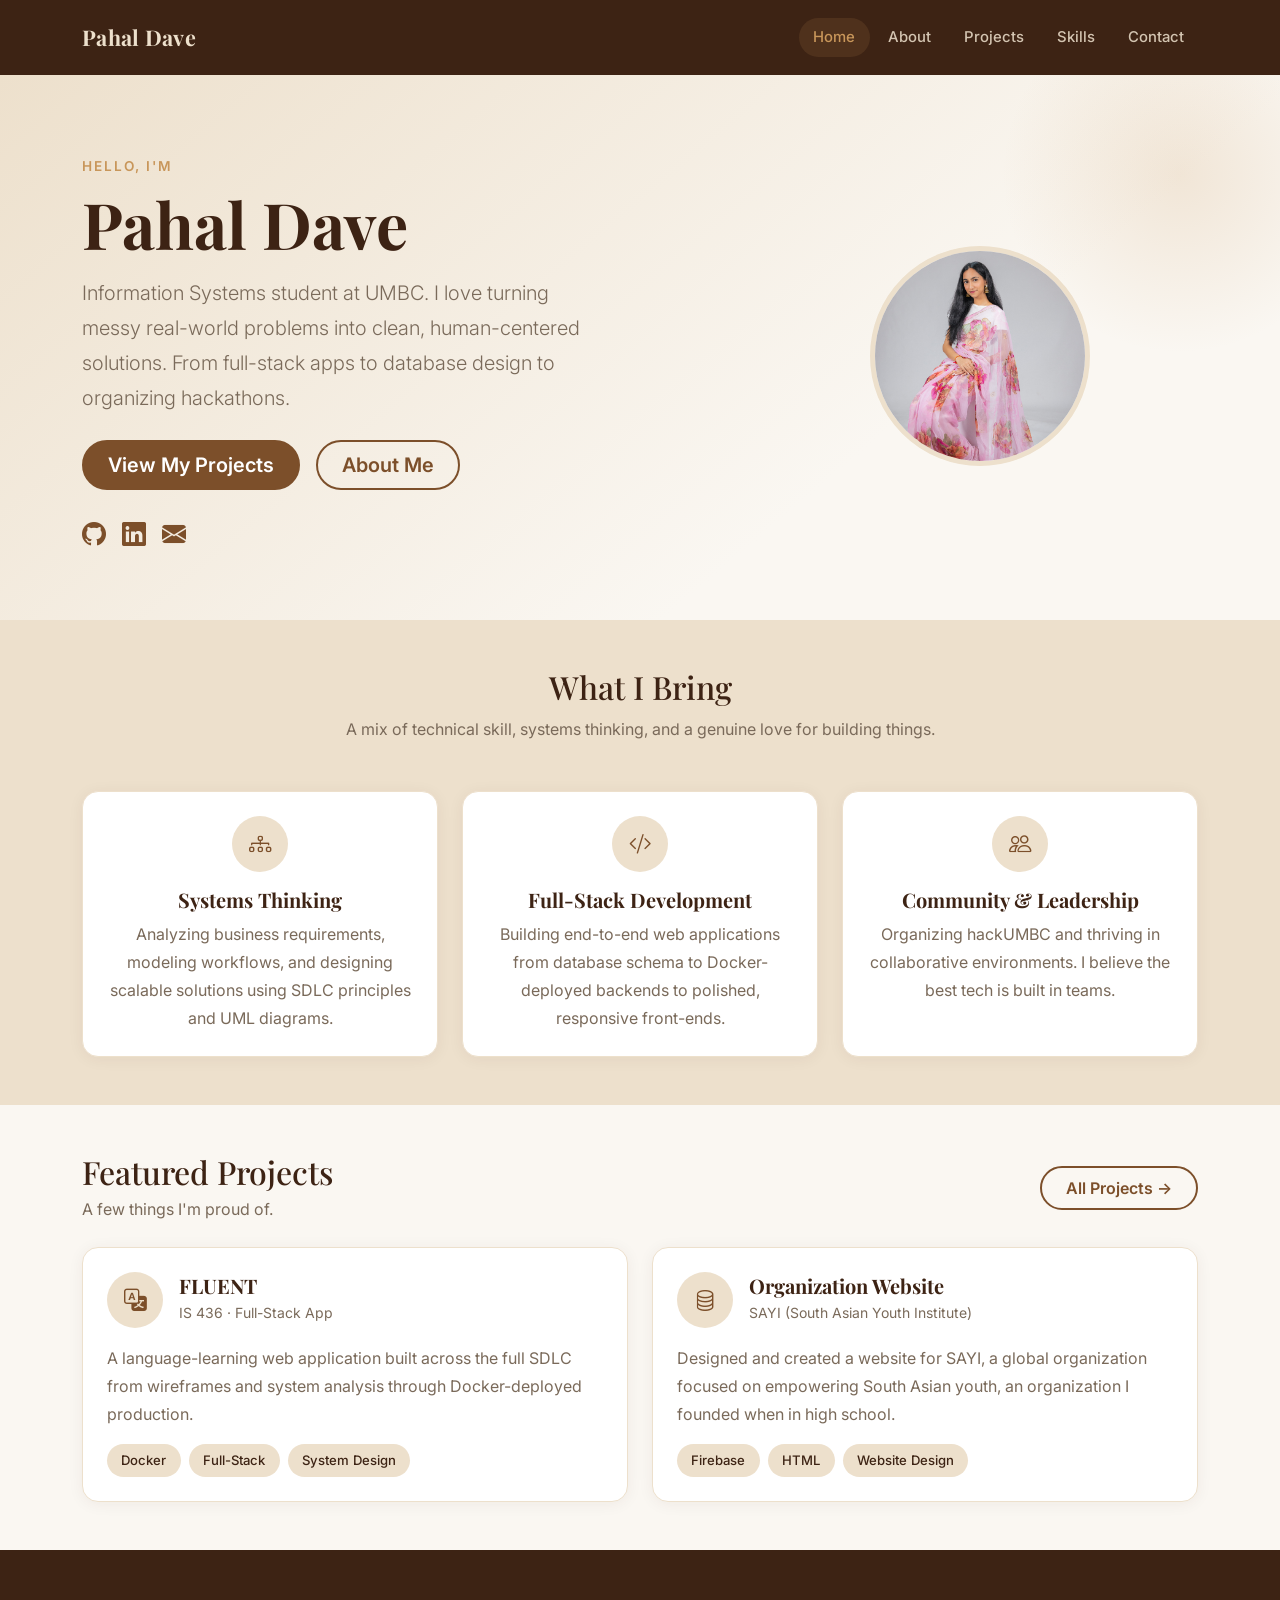
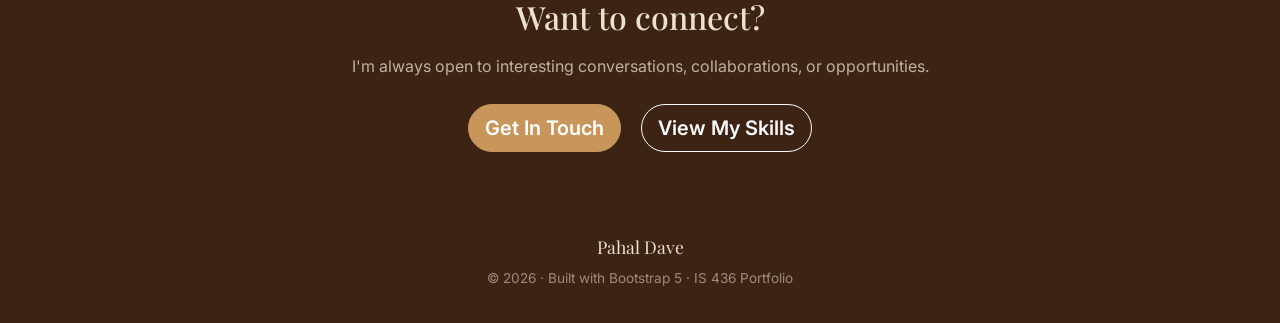
<file: index.html>
<!DOCTYPE html>
<html lang="en">
<head>
  <meta charset="UTF-8" />
  <meta name="viewport" content="width=device-width, initial-scale=1.0" />
  <title>Pahal Dave – Portfolio</title>
  <link href="https://cdn.jsdelivr.net/npm/bootstrap@5.3.3/dist/css/bootstrap.min.css" rel="stylesheet" />
  <link href="https://cdn.jsdelivr.net/npm/bootstrap-icons@1.11.3/font/bootstrap-icons.min.css" rel="stylesheet" />
  <link href="style.css" rel="stylesheet" />
</head>
<body>

  <!-- Navigation -->
  <nav class="navbar navbar-expand-lg navbar-coffee">
    <div class="container">
      <a class="navbar-brand fw-bold" href="index.html">Pahal Dave</a>
      <button class="navbar-toggler" type="button"
              data-bs-toggle="collapse" data-bs-target="#navMenu"
              aria-controls="navMenu" aria-expanded="false" aria-label="Toggle navigation">
        <i class="bi bi-list fs-3" style="color: var(--latte);"></i>
      </button>
      <div class="collapse navbar-collapse" id="navMenu">
        <ul class="navbar-nav ms-auto gap-1">
          <li class="nav-item"><a class="nav-link active" href="index.html">Home</a></li>
          <li class="nav-item"><a class="nav-link" href="about.html">About</a></li>
          <li class="nav-item"><a class="nav-link" href="projects.html">Projects</a></li>
          <li class="nav-item"><a class="nav-link" href="skills.html">Skills</a></li>
          <li class="nav-item"><a class="nav-link" href="contact.html">Contact</a></li>
        </ul>
      </div>
    </div>
  </nav>

  <!-- Hero -->
  <section class="hero-section">
    <div class="container">
      <div class="row align-items-center g-5">
        <div class="col-lg-7">
          <p class="text-caramel fw-semibold mb-2" style="letter-spacing:2px; font-size:0.85rem;">HELLO, I'M</p>
          <h1 class="display-3 fw-bold mb-3" style="line-height:1.15;">Pahal Dave</h1>
          <p class="lead text-warm-muted mb-4" style="max-width:520px;">
            Information Systems student at UMBC. I love turning messy real-world problems into clean,
            human-centered solutions. From full-stack apps to database design to organizing hackathons.
          </p>
          <div class="d-flex flex-wrap gap-3 mb-4">
            <a href="projects.html" class="btn btn-coffee btn-lg">View My Projects</a>
            <a href="about.html" class="btn btn-outline-coffee btn-lg">About Me</a>
          </div>
          <div class="d-flex gap-3">
            <a href="https://github.com/pahal04" target="_blank" class="text-coffee fs-4" aria-label="GitHub">
              <i class="bi bi-github"></i>
            </a>
            <a href="https://www.linkedin.com/in/pahaldave/" target="_blank" class="text-coffee fs-4" aria-label="LinkedIn">
              <i class="bi bi-linkedin"></i>
            </a>
            <a href="mailto:pahalraval2023@gmail.com" class="text-coffee fs-4" aria-label="Email">
              <i class="bi bi-envelope-fill"></i>
            </a>
          </div>
        </div>
        <div class="col-lg-5 text-center d-none d-lg-block">
          <img src="pahal.JPEG" alt="Pahal Dave"
               class="rounded-circle"
               style="width:220px; height:220px; object-fit:cover; border:5px solid var(--latte);">
        </div>
      </div>
    </div>
  </section>

  <!-- What I bring -->
  <section class="py-5 bg-latte">
    <div class="container">
      <h2 class="text-center mb-2">What I Bring</h2>
      <p class="text-center text-warm-muted mb-5">
        A mix of technical skill, systems thinking, and a genuine love for building things.
      </p>
      <div class="row g-4 text-center">
        <div class="col-md-4">
          <div class="card-warm p-4 h-100">
            <div class="icon-circle mx-auto mb-3">
              <i class="bi bi-diagram-3"></i>
            </div>
            <h5 class="fw-bold">Systems Thinking</h5>
            <p class="text-warm-muted mb-0">
              Analyzing business requirements, modeling workflows, and designing scalable solutions
              using SDLC principles and UML diagrams.
            </p>
          </div>
        </div>
        <div class="col-md-4">
          <div class="card-warm p-4 h-100">
            <div class="icon-circle mx-auto mb-3">
              <i class="bi bi-code-slash"></i>
            </div>
            <h5 class="fw-bold">Full-Stack Development</h5>
            <p class="text-warm-muted mb-0">
              Building end-to-end web applications from database schema to Docker-deployed
              backends to polished, responsive front-ends.
            </p>
          </div>
        </div>
        <div class="col-md-4">
          <div class="card-warm p-4 h-100">
            <div class="icon-circle mx-auto mb-3">
              <i class="bi bi-people"></i>
            </div>
            <h5 class="fw-bold">Community & Leadership</h5>
            <p class="text-warm-muted mb-0">
              Organizing hackUMBC and thriving in collaborative environments.
              I believe the best tech is built in teams.
            </p>
          </div>
        </div>
      </div>
    </div>
  </section>

  <!-- Featured projects teaser -->
  <section class="py-5 bg-cream">
    <div class="container">
      <div class="row align-items-center mb-4">
        <div class="col">
          <h2 class="mb-1">Featured Projects</h2>
          <p class="text-warm-muted mb-0">A few things I'm proud of.</p>
        </div>
        <div class="col-auto">
          <a href="projects.html" class="btn btn-outline-coffee">All Projects →</a>
        </div>
      </div>
      <div class="row g-4">
        <div class="col-md-6">
          <div class="card-warm p-4 h-100">
            <div class="d-flex align-items-center mb-3">
              <div class="icon-circle me-3">
                <i class="bi bi-translate"></i>
              </div>
              <div>
                <h5 class="fw-bold mb-0">FLUENT</h5>
                <small class="text-warm-muted">IS 436 · Full-Stack App</small>
              </div>
            </div>
            <p class="text-warm-muted mb-3">
              A language-learning web application built across the full SDLC from wireframes and
              system analysis through Docker-deployed production.
            </p>
            <div class="d-flex flex-wrap gap-2">
              <span class="skill-tag">Docker</span>
              <span class="skill-tag">Full-Stack</span>
              <span class="skill-tag">System Design</span>
            </div>
          </div>
        </div>
        <div class="col-md-6">
          <div class="card-warm p-4 h-100">
            <div class="d-flex align-items-center mb-3">
              <div class="icon-circle me-3">
                <i class="bi bi-database"></i>
              </div>
              <div>
                <h5 class="fw-bold mb-0">Organization Website</h5>
                <small class="text-warm-muted">SAYI (South Asian Youth Institute)</small>
              </div>
            </div>
            <p class="text-warm-muted mb-3">
              Designed and created a website for SAYI, a global organization focused on empowering South Asian youth,
                an organization I founded when in high school. 
            </p>
            <div class="d-flex flex-wrap gap-2">
              <span class="skill-tag">Firebase</span>
              <span class="skill-tag">HTML</span>
              <span class="skill-tag">Website Design</span>
            </div>
          </div>
        </div>
      </div>
    </div>
  </section>

  <!-- CTA -->
  <section class="py-5 bg-espresso text-center">
    <div class="container">
      <h2 style="color: var(--latte);" class="mb-3">Want to connect?</h2>
      <p style="color: rgba(237,224,204,0.75);" class="mb-4">
        I'm always open to interesting conversations, collaborations, or opportunities.
      </p>
      <a href="contact.html" class="btn btn-lg me-3"
         style="background:var(--caramel); border-color:var(--caramel); color:#fff; border-radius:30px; font-weight:600;">
        Get In Touch
      </a>
      <a href="skills.html" class="btn btn-outline-light btn-lg" style="border-radius:30px; font-weight:600;">
        View My Skills
      </a>
    </div>
  </section>

  <!-- Footer -->
  <footer class="text-center">
    <div class="container">
      <p class="mb-1" style="font-family:'Playfair Display', serif; font-size:1.1rem;">Pahal Dave</p>
      <p class="mb-0" style="opacity:0.55; font-size:0.85rem;">&copy; 2026 · Built with Bootstrap 5 · IS 436 Portfolio</p>
    </div>
  </footer>

  <script src="https://cdn.jsdelivr.net/npm/bootstrap@5.3.3/dist/js/bootstrap.bundle.min.js"></script>
</body>
</html>
</file>
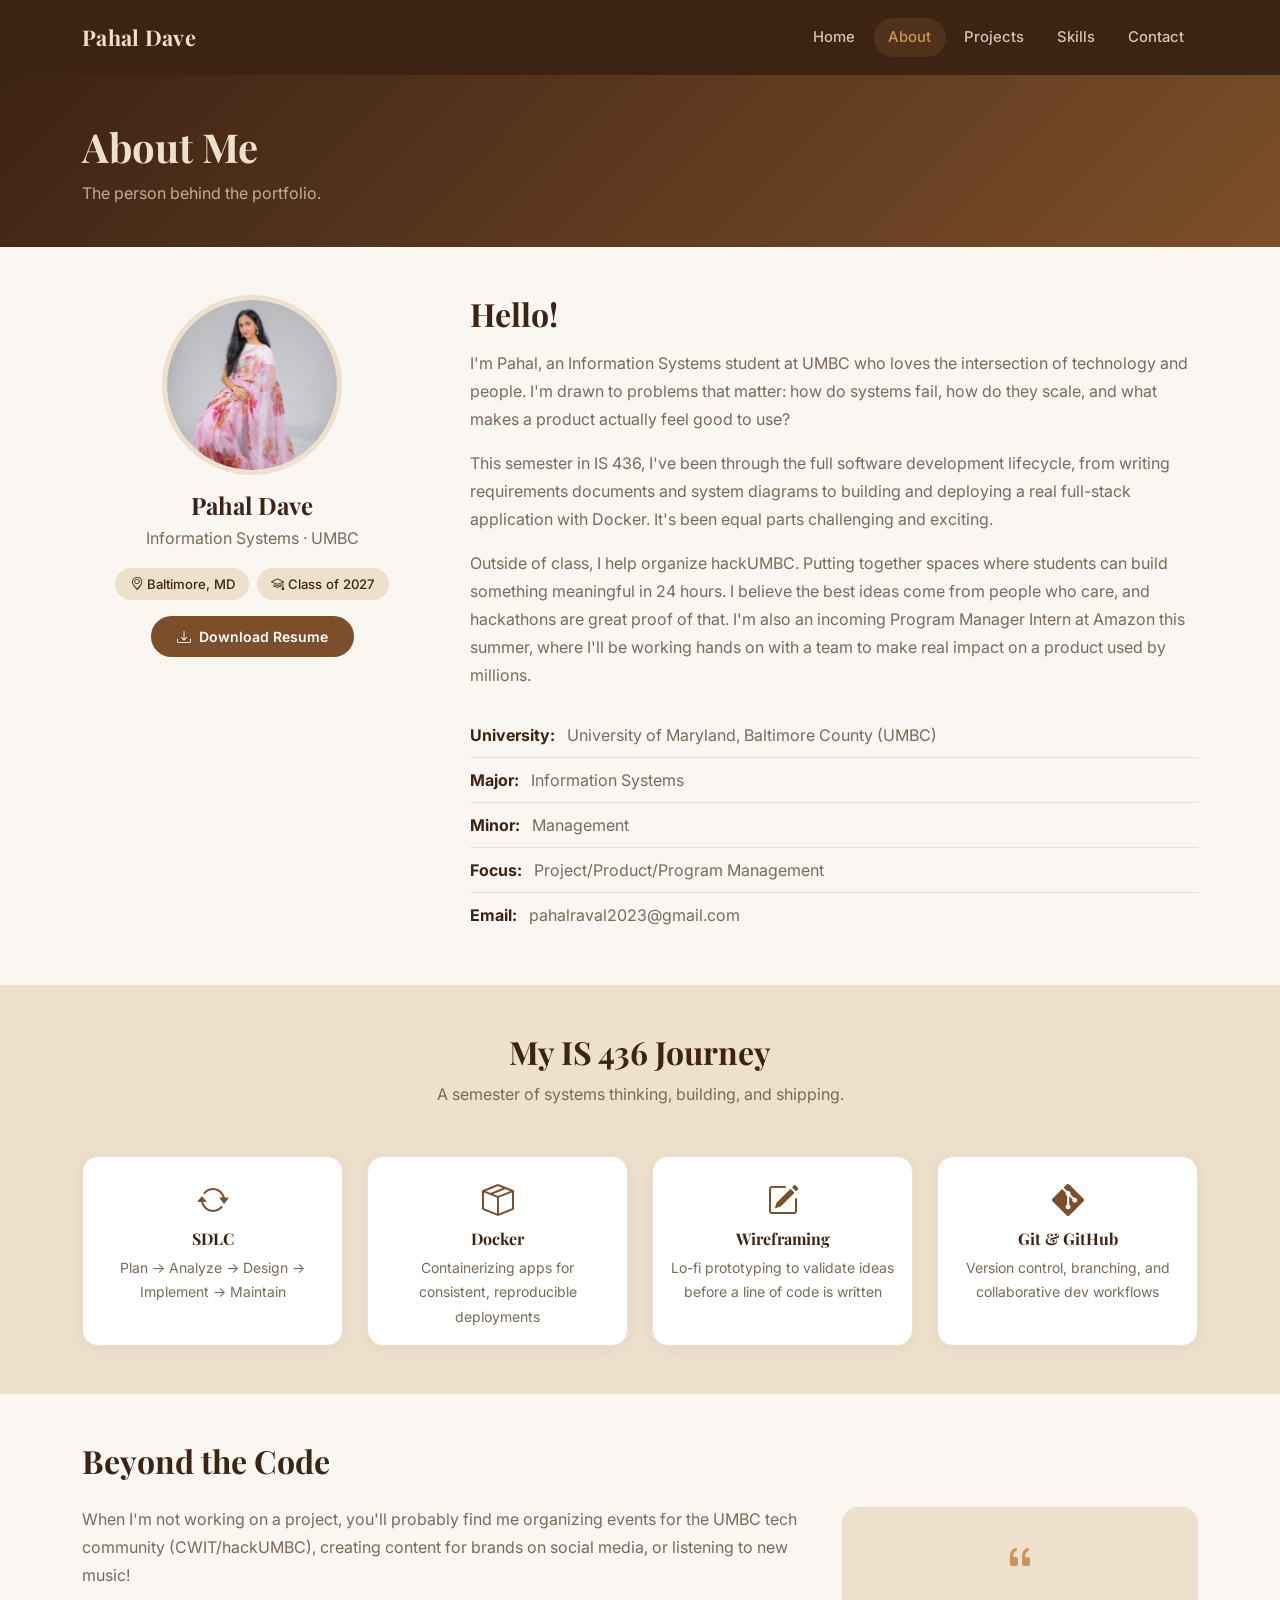
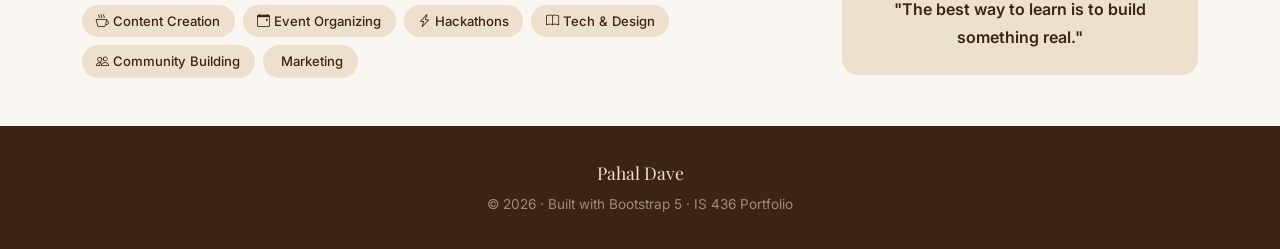
<file: about.html>
<!DOCTYPE html>
<html lang="en">
<head>
  <meta charset="UTF-8" />
  <meta name="viewport" content="width=device-width, initial-scale=1.0" />
  <title>Pahal Dave – About</title>
  <link href="https://cdn.jsdelivr.net/npm/bootstrap@5.3.3/dist/css/bootstrap.min.css" rel="stylesheet" />
  <link href="https://cdn.jsdelivr.net/npm/bootstrap-icons@1.11.3/font/bootstrap-icons.min.css" rel="stylesheet" />
  <link href="style.css" rel="stylesheet" />
</head>
<body>

  <!-- Navigation -->
  <nav class="navbar navbar-expand-lg navbar-coffee">
    <div class="container">
      <a class="navbar-brand fw-bold" href="index.html">Pahal Dave</a>
      <button class="navbar-toggler" type="button"
              data-bs-toggle="collapse" data-bs-target="#navMenu"
              aria-controls="navMenu" aria-expanded="false" aria-label="Toggle navigation">
        <i class="bi bi-list fs-3" style="color: var(--latte);"></i>
      </button>
      <div class="collapse navbar-collapse" id="navMenu">
        <ul class="navbar-nav ms-auto gap-1">
          <li class="nav-item"><a class="nav-link" href="index.html">Home</a></li>
          <li class="nav-item"><a class="nav-link active" href="about.html">About</a></li>
          <li class="nav-item"><a class="nav-link" href="projects.html">Projects</a></li>
          <li class="nav-item"><a class="nav-link" href="skills.html">Skills</a></li>
          <li class="nav-item"><a class="nav-link" href="contact.html">Contact</a></li>
        </ul>
      </div>
    </div>
  </nav>

  <!-- Page Header -->
  <section class="page-header">
    <div class="container">
      <h1 class="fw-bold">About Me</h1>
      <p>The person behind the portfolio.</p>
    </div>
  </section>

  <!-- Bio -->
  <section class="py-5 bg-cream">
    <div class="container">
      <div class="row align-items-start g-5">

        <!-- Profile column -->
        <div class="col-md-4 text-center">
          <img src="pahal.JPEG" alt="Pahal Dave" class="rounded-circle mb-3"
               style="width:180px; height:180px; object-fit:cover; border:5px solid var(--latte);">
          <h4 class="fw-bold mb-1">Pahal Dave</h4>
          <p class="text-warm-muted mb-3">Information Systems · UMBC</p>
          <div class="d-flex flex-wrap justify-content-center gap-2 mb-3">
            <span class="skill-tag"><i class="bi bi-geo-alt me-1"></i>Baltimore, MD</span>
            <span class="skill-tag"><i class="bi bi-mortarboard me-1"></i>Class of 2027</span>
          </div>
          <a href="resume.pdf" target="_blank" class="btn btn-coffee btn-sm">
            <i class="bi bi-download me-2"></i>Download Resume
          </a>
        </div>

        <!-- Text column -->
        <div class="col-md-8">
          <h2 class="fw-bold mb-3">Hello!</h2>
          <p class="text-warm-muted">
            I'm Pahal, an Information Systems student at UMBC who loves the intersection
            of technology and people. I'm drawn to problems that matter: how do systems fail, how
            do they scale, and what makes a product actually feel good to use?
          </p>
          <p class="text-warm-muted">
            This semester in IS 436, I've been through the full software development lifecycle,
            from writing requirements documents and system diagrams to building and deploying a
            real full-stack application with Docker. It's been equal parts challenging and exciting.
          </p>
          <p class="text-warm-muted">
            Outside of class, I help organize hackUMBC. Putting together spaces where students can
            build something meaningful in 24 hours. I believe the best ideas come from people who care,
            and hackathons are great proof of that. I'm also an incoming Program Manager Intern at Amazon
            this summer, where I'll be working hands on with a team to make real impact on a product used by millions.
          </p>

          <ul class="list-group list-group-flush list-warm mt-4">
            <li class="list-group-item">
              <strong class="text-espresso">University:</strong>
              <span class="text-warm-muted ms-2">University of Maryland, Baltimore County (UMBC)</span>
            </li>
            <li class="list-group-item">
              <strong class="text-espresso">Major:</strong>
              <span class="text-warm-muted ms-2">Information Systems</span>
            </li>
            <li class="list-group-item">
              <strong class="text-espresso">Minor:</strong>
              <span class="text-warm-muted ms-2">Management</span>
            </li>
            <li class="list-group-item">
              <strong class="text-espresso">Focus:</strong>
              <span class="text-warm-muted ms-2">Project/Product/Program Management</span>
            </li>
            <li class="list-group-item">
              <strong class="text-espresso">Email:</strong>
              <span class="text-warm-muted ms-2">pahalraval2023@gmail.com</span>
            </li>
          </ul>
        </div>
      </div>
    </div>
  </section>

  <!-- IS 436 Learning Journey -->
  <section class="py-5 bg-latte">
    <div class="container">
      <h2 class="text-center fw-bold mb-2">My IS 436 Journey</h2>
      <p class="text-center text-warm-muted mb-5">A semester of systems thinking, building, and shipping.</p>
      <div class="row g-4">
        <div class="col-sm-6 col-lg-3">
          <div class="card-warm p-3 text-center h-100">
            <i class="bi bi-arrow-repeat text-coffee fs-2 mb-2"></i>
            <h6 class="fw-bold">SDLC</h6>
            <p class="text-warm-muted small mb-0">Plan → Analyze → Design → Implement → Maintain</p>
          </div>
        </div>
        <div class="col-sm-6 col-lg-3">
          <div class="card-warm p-3 text-center h-100">
            <i class="bi bi-box-seam text-coffee fs-2 mb-2"></i>
            <h6 class="fw-bold">Docker</h6>
            <p class="text-warm-muted small mb-0">Containerizing apps for consistent, reproducible deployments</p>
          </div>
        </div>
        <div class="col-sm-6 col-lg-3">
          <div class="card-warm p-3 text-center h-100">
            <i class="bi bi-pencil-square text-coffee fs-2 mb-2"></i>
            <h6 class="fw-bold">Wireframing</h6>
            <p class="text-warm-muted small mb-0">Lo-fi prototyping to validate ideas before a line of code is written</p>
          </div>
        </div>
        <div class="col-sm-6 col-lg-3">
          <div class="card-warm p-3 text-center h-100">
            <i class="bi bi-git text-coffee fs-2 mb-2"></i>
            <h6 class="fw-bold">Git & GitHub</h6>
            <p class="text-warm-muted small mb-0">Version control, branching, and collaborative dev workflows</p>
          </div>
        </div>
      </div>
    </div>
  </section>

  <!-- Beyond the code -->
  <section class="py-5 bg-cream">
    <div class="container">
      <h2 class="fw-bold mb-4">Beyond the Code</h2>
      <div class="row align-items-center g-4">
        <div class="col-md-8">
          <p class="text-warm-muted">
            When I'm not working on a project, you'll probably find me organizing events for the
            UMBC tech community (CWIT/hackUMBC), creating content for brands on social media, or
          listening to new music!
          </p>
          <div class="mt-3 d-flex flex-wrap gap-2">
            <span class="skill-tag"><i class="bi bi-cup-hot me-1"></i>Content Creation</span>
            <span class="skill-tag"><i class="bi bi-calendar-event me-1"></i>Event Organizing</span>
            <span class="skill-tag"><i class="bi bi-lightning-charge me-1"></i>Hackathons</span>
            <span class="skill-tag"><i class="bi bi-book me-1"></i>Tech & Design</span>
            <span class="skill-tag"><i class="bi bi-people me-1"></i>Community Building</span>
            <span class="skill-tag"><i class="bi bi-news me-1"></i>Marketing</span>
          </div>
        </div>
        <div class="col-md-4 text-center">
          <div class="p-4 rounded-4" style="background:var(--latte);">
            <i class="bi bi-quote text-caramel" style="font-size:2rem;"></i>
            <p class="text-espresso fw-semibold mt-2 mb-0">
              "The best way to learn is to build something real."
            </p>
          </div>
        </div>
      </div>
    </div>
  </section>

  <!-- Footer -->
  <footer class="text-center">
    <div class="container">
      <p class="mb-1" style="font-family:'Playfair Display', serif; font-size:1.1rem;">Pahal Dave</p>
      <p class="mb-0" style="opacity:0.55; font-size:0.85rem;">&copy; 2026 · Built with Bootstrap 5 · IS 436 Portfolio</p>
    </div>
  </footer>

  <script src="https://cdn.jsdelivr.net/npm/bootstrap@5.3.3/dist/js/bootstrap.bundle.min.js"></script>
</body>
</html>
</file>
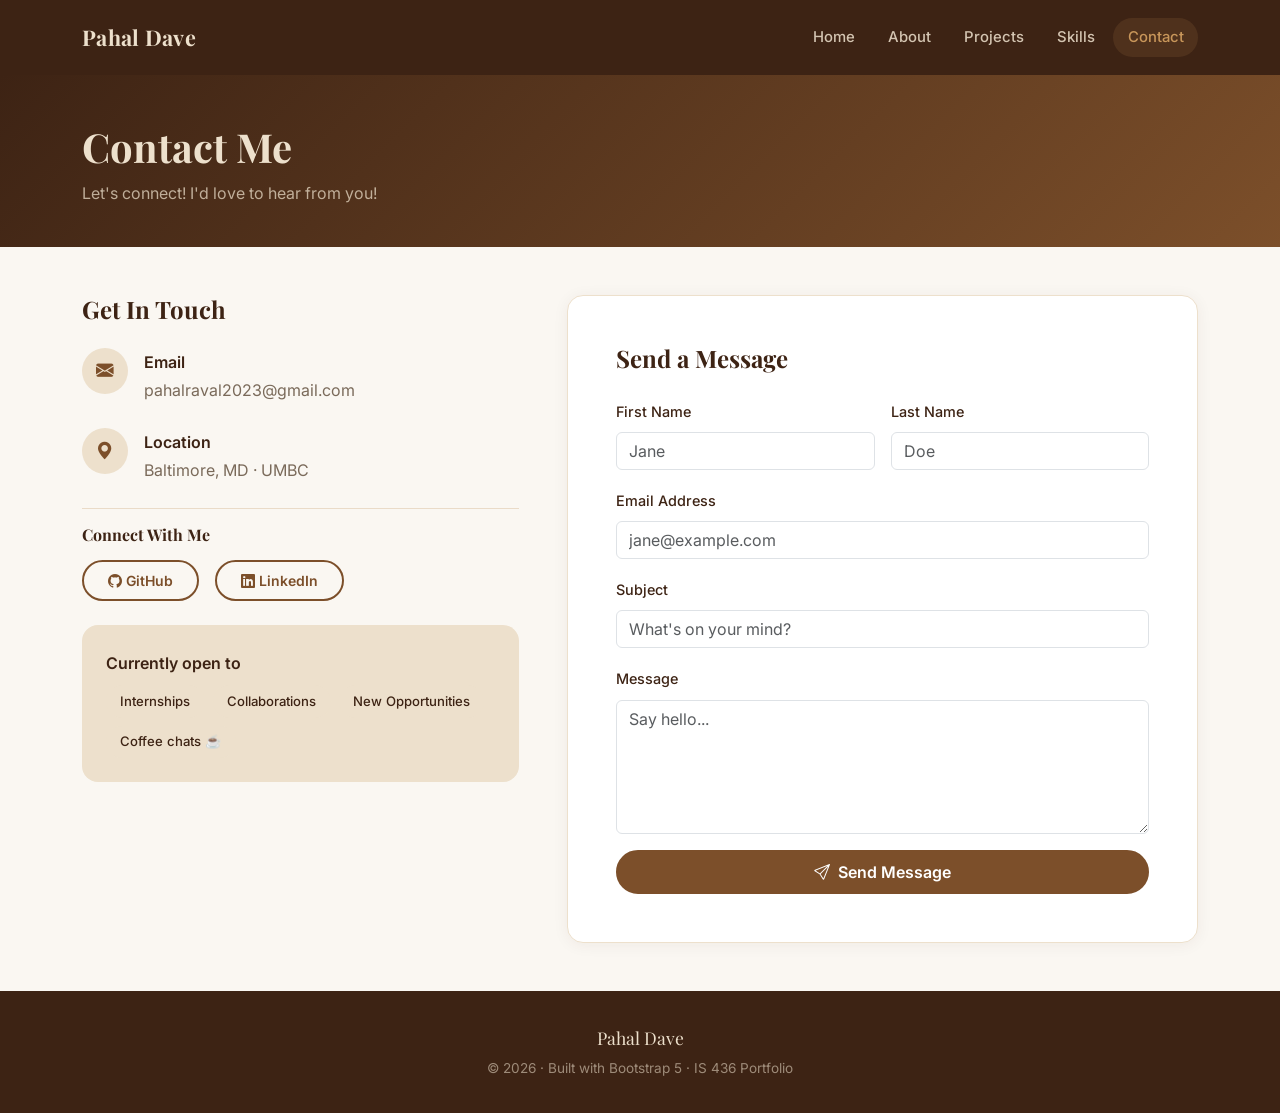
<file: contact.html>
<!DOCTYPE html>
<html lang="en">
<head>
  <meta charset="UTF-8" />
  <meta name="viewport" content="width=device-width, initial-scale=1.0" />
  <title>Pahal Dave – Contact</title>
  <link href="https://cdn.jsdelivr.net/npm/bootstrap@5.3.3/dist/css/bootstrap.min.css" rel="stylesheet" />
  <link href="https://cdn.jsdelivr.net/npm/bootstrap-icons@1.11.3/font/bootstrap-icons.min.css" rel="stylesheet" />
  <link href="style.css" rel="stylesheet" />
</head>
<body>

  <!-- Navigation -->
  <nav class="navbar navbar-expand-lg navbar-coffee">
    <div class="container">
      <a class="navbar-brand fw-bold" href="index.html">Pahal Dave</a>
      <button class="navbar-toggler" type="button"
              data-bs-toggle="collapse" data-bs-target="#navMenu"
              aria-controls="navMenu" aria-expanded="false" aria-label="Toggle navigation">
        <i class="bi bi-list fs-3" style="color: var(--latte);"></i>
      </button>
      <div class="collapse navbar-collapse" id="navMenu">
        <ul class="navbar-nav ms-auto gap-1">
          <li class="nav-item"><a class="nav-link" href="index.html">Home</a></li>
          <li class="nav-item"><a class="nav-link" href="about.html">About</a></li>
          <li class="nav-item"><a class="nav-link" href="projects.html">Projects</a></li>
          <li class="nav-item"><a class="nav-link" href="skills.html">Skills</a></li>
          <li class="nav-item"><a class="nav-link active" href="contact.html">Contact</a></li>
        </ul>
      </div>
    </div>
  </nav>

  <!-- Page Header -->
  <section class="page-header">
    <div class="container">
      <h1 class="fw-bold">Contact Me</h1>
      <p>Let's connect! I'd love to hear from you!</p>
    </div>
  </section>

  <!-- Contact Section -->
  <section class="py-5 bg-cream">
    <div class="container">
      <div class="row g-5">

        <!-- Info panel -->
        <div class="col-md-5">
          <h4 class="fw-bold mb-4">Get In Touch</h4>

          <div class="d-flex align-items-start mb-4">
            <div class="icon-circle me-3" style="width:46px; height:46px; font-size:1.1rem;">
              <i class="bi bi-envelope-fill"></i>
            </div>
            <div>
              <p class="fw-semibold mb-0 text-espresso">Email</p>
              <a href="mailto:pahalraval2023@gmail.com" class="text-warm-muted text-decoration-none">
                pahalraval2023@gmail.com
              </a>
            </div>
          </div>

          <div class="d-flex align-items-start mb-4">
            <div class="icon-circle me-3" style="width:46px; height:46px; font-size:1.1rem;">
              <i class="bi bi-geo-alt-fill"></i>
            </div>
            <div>
              <p class="fw-semibold mb-0 text-espresso">Location</p>
              <p class="text-warm-muted mb-0">Baltimore, MD · UMBC</p>
            </div>
          </div>

          <hr style="border-color: var(--border-warm); opacity:0.45;" />

          <h6 class="fw-bold mb-3 text-espresso">Connect With Me</h6>
          <div class="d-flex gap-3 mb-4">
            <a href="https://github.com/pahal04" target="_blank" class="btn btn-outline-coffee btn-sm">
              <i class="bi bi-github me-1"></i>GitHub
            </a>
            <a href="https://www.linkedin.com/in/pahaldave/" target="_blank" class="btn btn-outline-coffee btn-sm">
              <i class="bi bi-linkedin me-1"></i>LinkedIn
            </a>
          </div>

          <div class="p-4 rounded-4" style="background:var(--latte);">
            <p class="text-espresso fw-semibold mb-2">Currently open to</p>
            <div class="d-flex flex-wrap gap-2">
              <span class="skill-tag">Internships</span>
              <span class="skill-tag">Collaborations</span>
              <span class="skill-tag">New Opportunities</span>
              <span class="skill-tag">Coffee chats ☕</span>
            </div>
          </div>
        </div>

        <!-- Form -->
        <div class="col-md-7">
          <div class="card-warm p-4 p-md-5">
            <h4 class="fw-bold mb-4">Send a Message</h4>
            <form novalidate>
              <div class="row g-3">
                <div class="col-sm-6">
                  <label class="form-label" for="firstName">First Name</label>
                  <input id="firstName" type="text" class="form-control" placeholder="Jane" required />
                </div>
                <div class="col-sm-6">
                  <label class="form-label" for="lastName">Last Name</label>
                  <input id="lastName" type="text" class="form-control" placeholder="Doe" required />
                </div>
                <div class="col-12">
                  <label class="form-label" for="email">Email Address</label>
                  <input id="email" type="email" class="form-control" placeholder="jane@example.com" required />
                </div>
                <div class="col-12">
                  <label class="form-label" for="subject">Subject</label>
                  <input id="subject" type="text" class="form-control" placeholder="What's on your mind?" />
                </div>
                <div class="col-12">
                  <label class="form-label" for="message">Message</label>
                  <textarea id="message" class="form-control" rows="5" placeholder="Say hello..."></textarea>
                </div>
                <div class="col-12">
                  <button type="submit" class="btn btn-coffee w-100 py-2">
                    <i class="bi bi-send me-2"></i>Send Message
                  </button>
                </div>
              </div>
            </form>
          </div>
        </div>

      </div>
    </div>
  </section>

  <!-- Footer -->
  <footer class="text-center">
    <div class="container">
      <p class="mb-1" style="font-family:'Playfair Display', serif; font-size:1.1rem;">Pahal Dave</p>
      <p class="mb-0" style="opacity:0.55; font-size:0.85rem;">&copy; 2026 · Built with Bootstrap 5 · IS 436 Portfolio</p>
    </div>
  </footer>

  <script src="https://cdn.jsdelivr.net/npm/bootstrap@5.3.3/dist/js/bootstrap.bundle.min.js"></script>
</body>
</html>
</file>
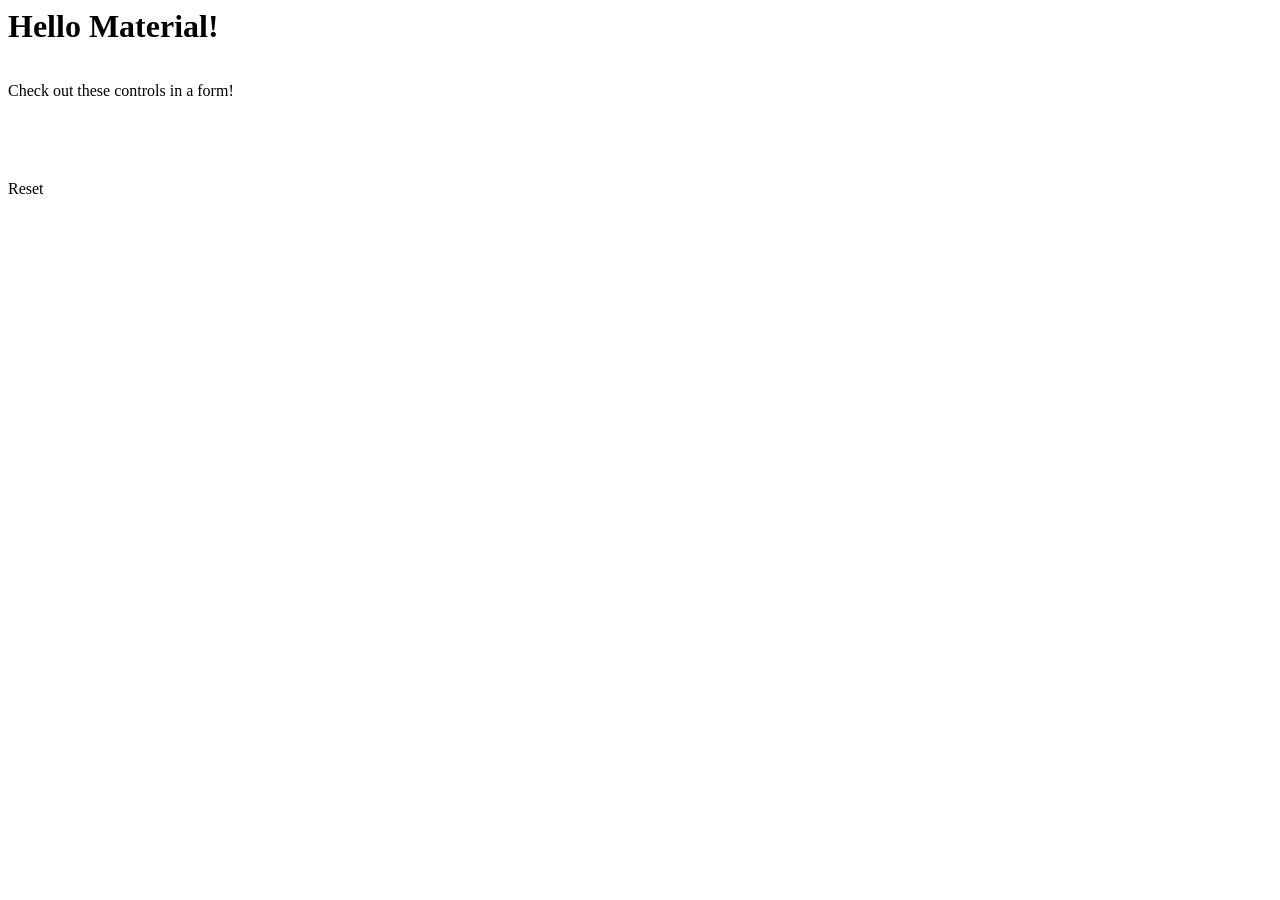
<file: mdesign.html>
<head>
  <link href="https://fonts.googleapis.com/css2?family=Roboto:wght@400;500;700&display=swap" rel="stylesheet">
  <script type="importmap">
    {
      "imports": {
        "@material/web/": "https://esm.run/@material/web/"
      }
    }
  </script>
  <script type="module">
    import '@material/web/all.js';
    import {styles as typescaleStyles} from '@material/web/typography/md-typescale-styles.js';

    document.adoptedStyleSheets.push(typescaleStyles.styleSheet);
  </script>
</head>
<body>
  <h1 class="md-typescale-display-medium">Hello Material!</h1>
  <form>
    <p class="md-typescale-body-medium">Check out these controls in a form!</p>
    <md-checkbox></md-checkbox>
    <div>
      <md-radio name="group"></md-radio>
      <md-radio name="group"></md-radio>
      <md-radio name="group"></md-radio>
    </div>

    <md-outlined-text-field label="Favorite color" value="Purple"></md-outlined-text-field>

    <md-outlined-button type="reset">Reset</md-outlined-button>
  </form>
  <style>
    form {
      display: flex;
      flex-direction: column;
      align-items: flex-start;
      gap: 16px;
    }
  </style>
</body>
</file>
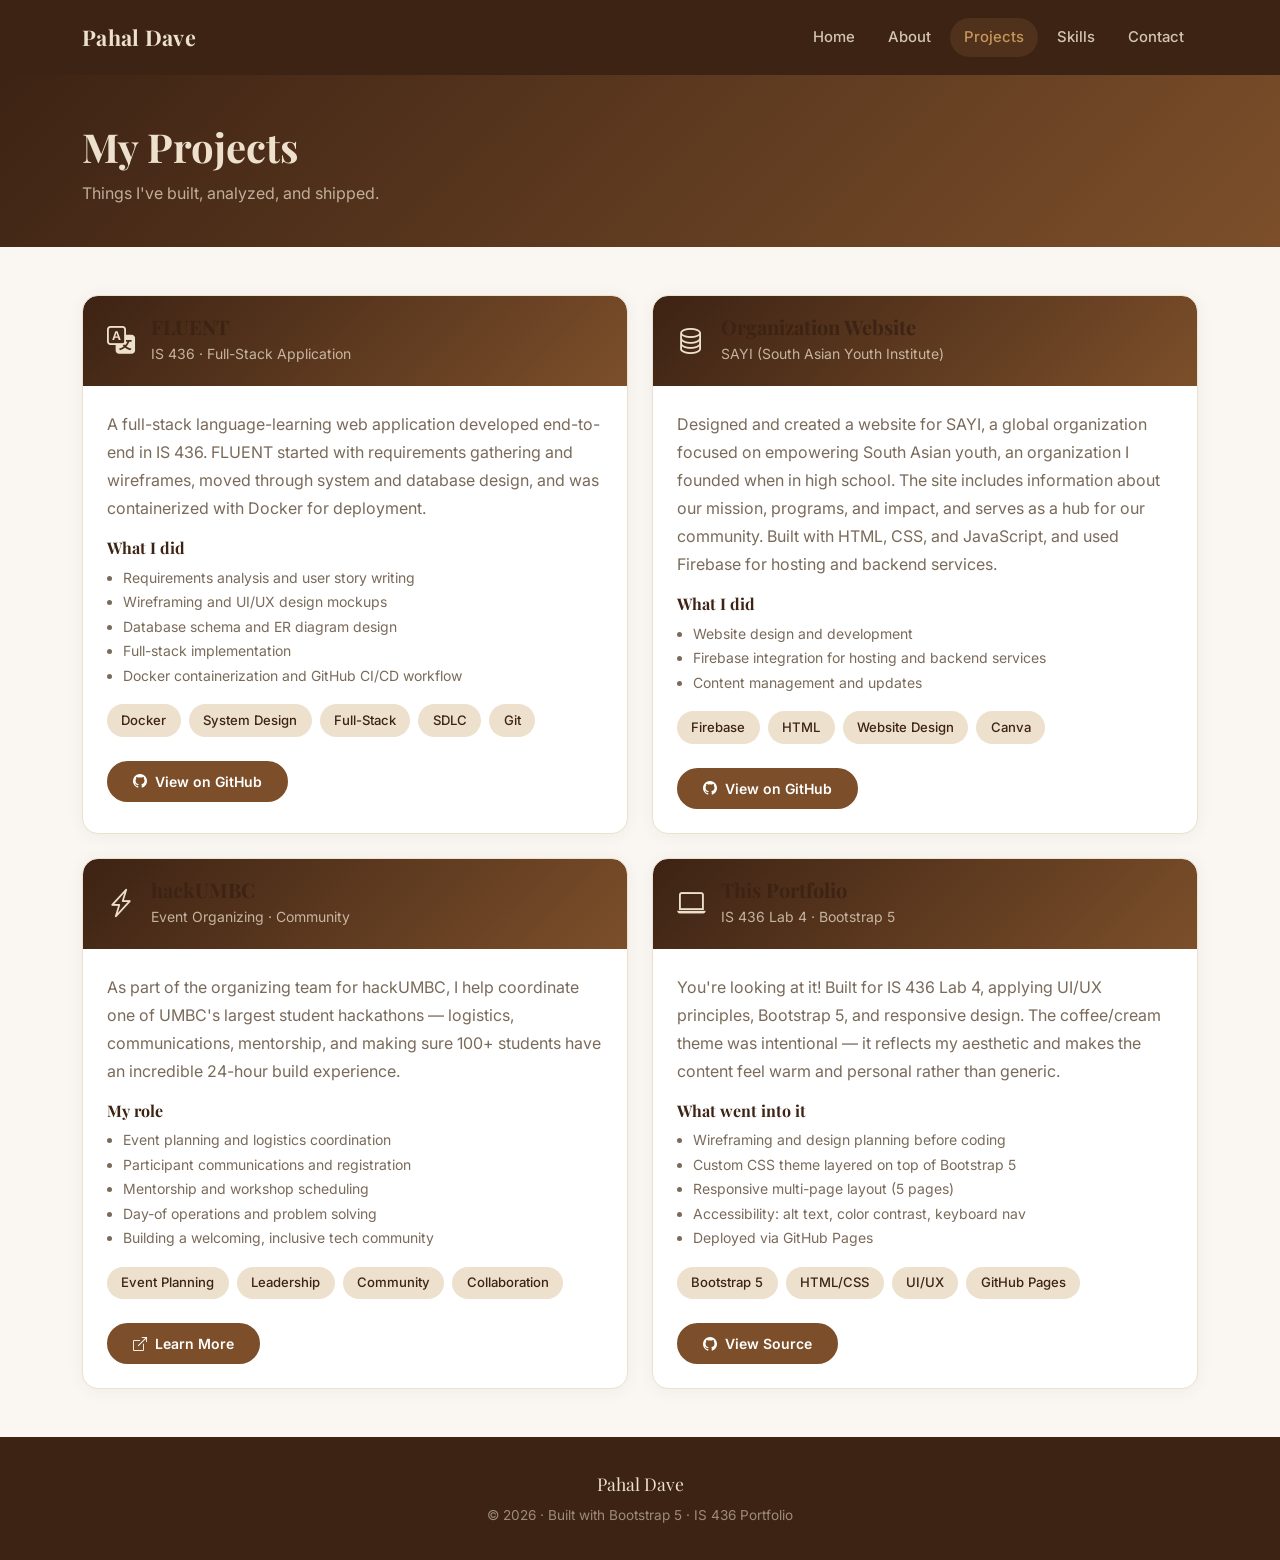
<file: projects.html>
<!DOCTYPE html>
<html lang="en">
<head>
  <meta charset="UTF-8" />
  <meta name="viewport" content="width=device-width, initial-scale=1.0" />
  <title>Pahal Dave – Projects</title>
  <link href="https://cdn.jsdelivr.net/npm/bootstrap@5.3.3/dist/css/bootstrap.min.css" rel="stylesheet" />
  <link href="https://cdn.jsdelivr.net/npm/bootstrap-icons@1.11.3/font/bootstrap-icons.min.css" rel="stylesheet" />
  <link href="style.css" rel="stylesheet" />
</head>
<body>

  <!-- Navigation -->
  <nav class="navbar navbar-expand-lg navbar-coffee">
    <div class="container">
      <a class="navbar-brand fw-bold" href="index.html">Pahal Dave</a>
      <button class="navbar-toggler" type="button"
              data-bs-toggle="collapse" data-bs-target="#navMenu"
              aria-controls="navMenu" aria-expanded="false" aria-label="Toggle navigation">
        <i class="bi bi-list fs-3" style="color: var(--latte);"></i>
      </button>
      <div class="collapse navbar-collapse" id="navMenu">
        <ul class="navbar-nav ms-auto gap-1">
          <li class="nav-item"><a class="nav-link" href="index.html">Home</a></li>
          <li class="nav-item"><a class="nav-link" href="about.html">About</a></li>
          <li class="nav-item"><a class="nav-link active" href="projects.html">Projects</a></li>
          <li class="nav-item"><a class="nav-link" href="skills.html">Skills</a></li>
          <li class="nav-item"><a class="nav-link" href="contact.html">Contact</a></li>
        </ul>
      </div>
    </div>
  </nav>

  <!-- Page Header -->
  <section class="page-header">
    <div class="container">
      <h1 class="fw-bold">My Projects</h1>
      <p>Things I've built, analyzed, and shipped.</p>
    </div>
  </section>

  <!-- Projects Grid -->
  <section class="py-5 bg-cream">
    <div class="container">
      <div class="row g-4">

        <!-- FLUENT -->
        <div class="col-md-6">
          <div class="card-warm h-100 overflow-hidden">
            <div class="card-header-coffee d-flex align-items-center">
              <i class="bi bi-translate fs-3 me-3"></i>
              <div>
                <h5 class="mb-0 fw-bold">FLUENT</h5>
                <small>IS 436 · Full-Stack Application</small>
              </div>
            </div>
            <div class="p-4">
              <p class="text-warm-muted">
                A full-stack language-learning web application developed end-to-end in IS 436.
                FLUENT started with requirements gathering and wireframes, moved through system
                and database design, and was containerized with Docker for deployment.
              </p>
              <h6 class="text-espresso fw-bold mt-3 mb-2">What I did</h6>
              <ul class="text-warm-muted small ps-3 mb-3">
                <li>Requirements analysis and user story writing</li>
                <li>Wireframing and UI/UX design mockups</li>
                <li>Database schema and ER diagram design</li>
                <li>Full-stack implementation</li>
                <li>Docker containerization and GitHub CI/CD workflow</li>
              </ul>
              <div class="d-flex flex-wrap gap-2">
                <span class="skill-tag">Docker</span>
                <span class="skill-tag">System Design</span>
                <span class="skill-tag">Full-Stack</span>
                <span class="skill-tag">SDLC</span>
                <span class="skill-tag">Git</span>
              </div>
            </div>
            <div class="px-4 pb-4">
              <a href="https://github.com/pahalraval" target="_blank" class="btn btn-coffee btn-sm">
                <i class="bi bi-github me-2"></i>View on GitHub
              </a>
            </div>
          </div>
        </div>

        <!-- SAYI Website -->
        <div class="col-md-6">
          <div class="card-warm h-100 overflow-hidden">
            <div class="card-header-coffee d-flex align-items-center">
              <i class="bi bi-database fs-3 me-3"></i>
              <div>
                <h5 class="mb-0 fw-bold">Organization Website</h5>
                <small>SAYI (South Asian Youth Institute)</small>
              </div>
            </div>
            <div class="p-4">
              <p class="text-warm-muted">
                Designed and created a website for SAYI, a global organization focused on empowering South Asian youth,
                an organization I founded when in high school. The site includes information about our mission, programs,
                and impact, and serves as a hub for our community. Built with HTML, CSS, and JavaScript,
                and used Firebase for hosting and backend services.
              </p>
              <h6 class="text-espresso fw-bold mt-3 mb-2">What I did</h6>
              <ul class="text-warm-muted small ps-3 mb-3">
                <li>Website design and development</li>
                <li>Firebase integration for hosting and backend services</li>
                <li>Content management and updates</li>
              </ul>
              <div class="d-flex flex-wrap gap-2">
                <span class="skill-tag">Firebase</span>
                <span class="skill-tag">HTML</span>
                <span class="skill-tag">Website Design</span>
                <span class="skill-tag">Canva</span>
              </div>
            </div>
            <div class="px-4 pb-4">
              <a href="https://github.com/pahal04/SAYI" target="_blank" class="btn btn-coffee btn-sm">
                <i class="bi bi-github me-2"></i>View on GitHub
              </a>
            </div>
          </div>
        </div>

        <!-- hackUMBC -->
        <div class="col-md-6">
          <div class="card-warm h-100 overflow-hidden">
            <div class="card-header-coffee d-flex align-items-center">
              <i class="bi bi-lightning-charge fs-3 me-3"></i>
              <div>
                <h5 class="mb-0 fw-bold">hackUMBC</h5>
                <small>Event Organizing · Community</small>
              </div>
            </div>
            <div class="p-4">
              <p class="text-warm-muted">
                As part of the organizing team for hackUMBC, I help coordinate one of UMBC's
                largest student hackathons — logistics, communications, mentorship, and making
                sure 100+ students have an incredible 24-hour build experience.
              </p>
              <h6 class="text-espresso fw-bold mt-3 mb-2">My role</h6>
              <ul class="text-warm-muted small ps-3 mb-3">
                <li>Event planning and logistics coordination</li>
                <li>Participant communications and registration</li>
                <li>Mentorship and workshop scheduling</li>
                <li>Day-of operations and problem solving</li>
                <li>Building a welcoming, inclusive tech community</li>
              </ul>
              <div class="d-flex flex-wrap gap-2">
                <span class="skill-tag">Event Planning</span>
                <span class="skill-tag">Leadership</span>
                <span class="skill-tag">Community</span>
                <span class="skill-tag">Collaboration</span>
              </div>
            </div>
            <div class="px-4 pb-4">
              <a href="#" class="btn btn-coffee btn-sm">
                <i class="bi bi-box-arrow-up-right me-2"></i>Learn More
              </a>
            </div>
          </div>
        </div>

        <!-- This Portfolio -->
        <div class="col-md-6">
          <div class="card-warm h-100 overflow-hidden">
            <div class="card-header-coffee d-flex align-items-center">
              <i class="bi bi-laptop fs-3 me-3"></i>
              <div>
                <h5 class="mb-0 fw-bold">This Portfolio</h5>
                <small>IS 436 Lab 4 · Bootstrap 5</small>
              </div>
            </div>
            <div class="p-4">
              <p class="text-warm-muted">
                You're looking at it! Built for IS 436 Lab 4, applying UI/UX principles, Bootstrap 5,
                and responsive design. The coffee/cream theme was intentional — it reflects my aesthetic
                and makes the content feel warm and personal rather than generic.
              </p>
              <h6 class="text-espresso fw-bold mt-3 mb-2">What went into it</h6>
              <ul class="text-warm-muted small ps-3 mb-3">
                <li>Wireframing and design planning before coding</li>
                <li>Custom CSS theme layered on top of Bootstrap 5</li>
                <li>Responsive multi-page layout (5 pages)</li>
                <li>Accessibility: alt text, color contrast, keyboard nav</li>
                <li>Deployed via GitHub Pages</li>
              </ul>
              <div class="d-flex flex-wrap gap-2">
                <span class="skill-tag">Bootstrap 5</span>
                <span class="skill-tag">HTML/CSS</span>
                <span class="skill-tag">UI/UX</span>
                <span class="skill-tag">GitHub Pages</span>
              </div>
            </div>
            <div class="px-4 pb-4">
              <a href="https://github.com/pahalraval/is436-portfolio" target="_blank" class="btn btn-coffee btn-sm">
                <i class="bi bi-github me-2"></i>View Source
              </a>
            </div>
          </div>
        </div>

      </div>
    </div>
  </section>

  <!-- Footer -->
  <footer class="text-center">
    <div class="container">
      <p class="mb-1" style="font-family:'Playfair Display', serif; font-size:1.1rem;">Pahal Dave</p>
      <p class="mb-0" style="opacity:0.55; font-size:0.85rem;">&copy; 2026 · Built with Bootstrap 5 · IS 436 Portfolio</p>
    </div>
  </footer>

  <script src="https://cdn.jsdelivr.net/npm/bootstrap@5.3.3/dist/js/bootstrap.bundle.min.js"></script>
</body>
</html>
</file>
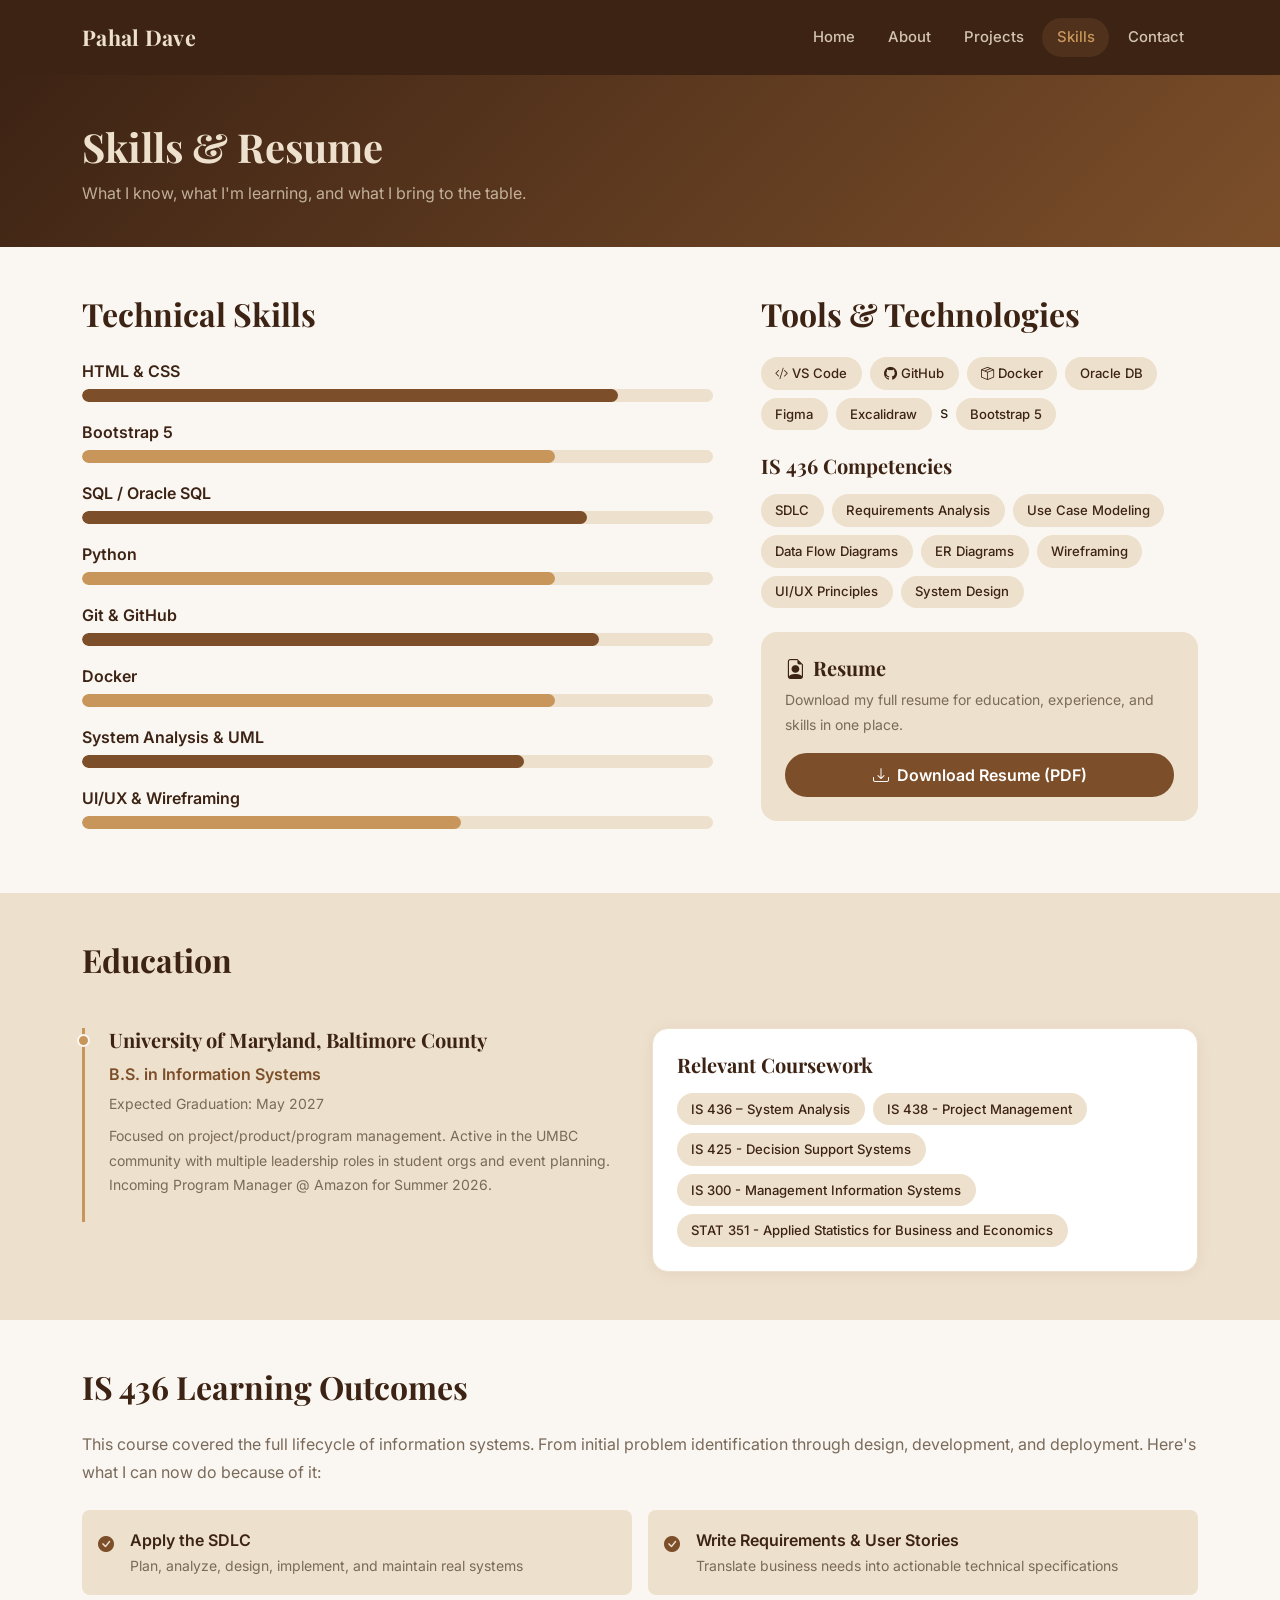
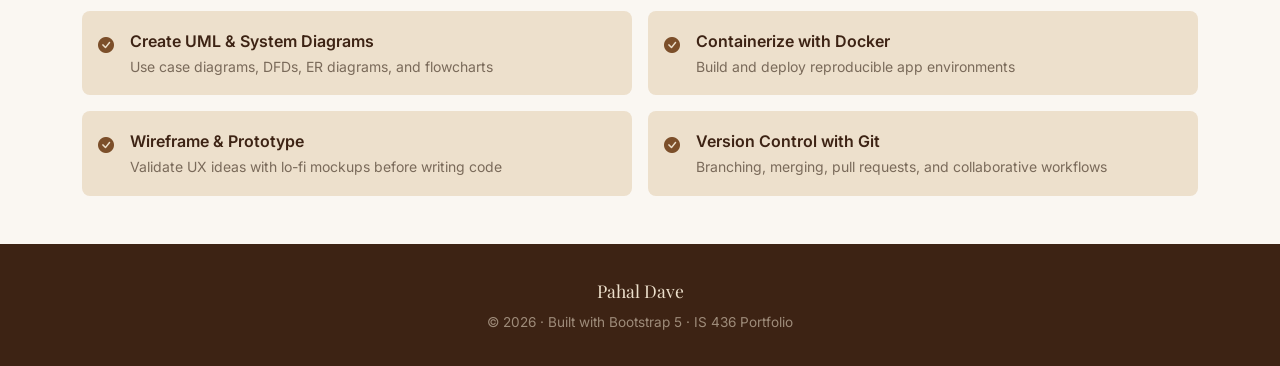
<file: skills.html>
<!DOCTYPE html>
<html lang="en">
<head>
  <meta charset="UTF-8" />
  <meta name="viewport" content="width=device-width, initial-scale=1.0" />
  <title>Pahal Dave – Skills & Resume</title>
  <link href="https://cdn.jsdelivr.net/npm/bootstrap@5.3.3/dist/css/bootstrap.min.css" rel="stylesheet" />
  <link href="https://cdn.jsdelivr.net/npm/bootstrap-icons@1.11.3/font/bootstrap-icons.min.css" rel="stylesheet" />
  <link href="style.css" rel="stylesheet" />
</head>
<body>

  <!-- Navigation -->
  <nav class="navbar navbar-expand-lg navbar-coffee">
    <div class="container">
      <a class="navbar-brand fw-bold" href="index.html">Pahal Dave</a>
      <button class="navbar-toggler" type="button"
              data-bs-toggle="collapse" data-bs-target="#navMenu"
              aria-controls="navMenu" aria-expanded="false" aria-label="Toggle navigation">
        <i class="bi bi-list fs-3" style="color: var(--latte);"></i>
      </button>
      <div class="collapse navbar-collapse" id="navMenu">
        <ul class="navbar-nav ms-auto gap-1">
          <li class="nav-item"><a class="nav-link" href="index.html">Home</a></li>
          <li class="nav-item"><a class="nav-link" href="about.html">About</a></li>
          <li class="nav-item"><a class="nav-link" href="projects.html">Projects</a></li>
          <li class="nav-item"><a class="nav-link active" href="skills.html">Skills</a></li>
          <li class="nav-item"><a class="nav-link" href="contact.html">Contact</a></li>
        </ul>
      </div>
    </div>
  </nav>

  <!-- Page Header -->
  <section class="page-header">
    <div class="container">
      <h1 class="fw-bold">Skills & Resume</h1>
      <p>What I know, what I'm learning, and what I bring to the table.</p>
    </div>
  </section>

  <!-- Skills -->
  <section class="py-5 bg-cream">
    <div class="container">
      <div class="row g-5">

        <!-- Skill bars -->
        <div class="col-md-7">
          <h2 class="fw-bold mb-4">Technical Skills</h2>

          <p class="mb-1 fw-semibold text-espresso">HTML & CSS</p>
          <div class="progress mb-3" style="height:13px;">
            <div class="progress-bar progress-bar-coffee rounded-pill" style="width:85%"></div>
          </div>

          <p class="mb-1 fw-semibold text-espresso">Bootstrap 5</p>
          <div class="progress mb-3" style="height:13px;">
            <div class="progress-bar progress-bar-caramel rounded-pill" style="width:75%"></div>
          </div>

          <p class="mb-1 fw-semibold text-espresso">SQL / Oracle SQL</p>
          <div class="progress mb-3" style="height:13px;">
            <div class="progress-bar progress-bar-coffee rounded-pill" style="width:80%"></div>
          </div>

          <p class="mb-1 fw-semibold text-espresso">Python</p>
          <div class="progress mb-3" style="height:13px;">
            <div class="progress-bar progress-bar-caramel rounded-pill" style="width:75%"></div>
          </div>

          <p class="mb-1 fw-semibold text-espresso">Git & GitHub</p>
          <div class="progress mb-3" style="height:13px;">
            <div class="progress-bar progress-bar-coffee rounded-pill" style="width:82%"></div>
          </div>

          <p class="mb-1 fw-semibold text-espresso">Docker</p>
          <div class="progress mb-3" style="height:13px;">
            <div class="progress-bar progress-bar-caramel rounded-pill" style="width:75%"></div>
          </div>

          <p class="mb-1 fw-semibold text-espresso">System Analysis & UML</p>
          <div class="progress mb-3" style="height:13px;">
            <div class="progress-bar progress-bar-coffee rounded-pill" style="width:70%"></div>
          </div>

          <p class="mb-1 fw-semibold text-espresso">UI/UX & Wireframing</p>
          <div class="progress mb-3" style="height:13px;">
            <div class="progress-bar progress-bar-caramel rounded-pill" style="width:60%"></div>
          </div>
        </div>

        <!-- Tools + Resume download -->
        <div class="col-md-5">
          <h2 class="fw-bold mb-4">Tools & Technologies</h2>
          <div class="d-flex flex-wrap gap-2 mb-4">
            <span class="skill-tag"><i class="bi bi-code-slash me-1"></i>VS Code</span>
            <span class="skill-tag"><i class="bi bi-github me-1"></i>GitHub</span>
            <span class="skill-tag"><i class="bi bi-box-seam me-1"></i>Docker</span>
            <span class="skill-tag">Oracle DB</span>
            <span class="skill-tag">Figma</span>
            <span class="skill-tag">Excalidraw</span>s
            <span class="skill-tag">Bootstrap 5</span>
          </div>

          <h5 class="fw-bold mb-3">IS 436 Competencies</h5>
          <div class="d-flex flex-wrap gap-2 mb-4">
            <span class="skill-tag">SDLC</span>
            <span class="skill-tag">Requirements Analysis</span>
            <span class="skill-tag">Use Case Modeling</span>
            <span class="skill-tag">Data Flow Diagrams</span>
            <span class="skill-tag">ER Diagrams</span>
            <span class="skill-tag">Wireframing</span>
            <span class="skill-tag">UI/UX Principles</span>
            <span class="skill-tag">System Design</span>
          </div>

          <div class="p-4 rounded-4" style="background:var(--latte);">
            <h5 class="fw-bold text-espresso mb-2">
              <i class="bi bi-file-earmark-person me-2"></i>Resume
            </h5>
            <p class="text-warm-muted small mb-3">
              Download my full resume for education, experience, and skills in one place.
            </p>
            <a href="#" class="btn btn-coffee w-100">
              <i class="bi bi-download me-2"></i>Download Resume (PDF)
            </a>
          </div>
        </div>
      </div>
    </div>
  </section>

  <!-- Education & IS 436 outcomes -->
  <section class="py-5 bg-latte">
    <div class="container">
      <h2 class="fw-bold mb-5">Education</h2>
      <div class="row g-4">
        <div class="col-md-6">
          <div class="timeline-item">
            <h5 class="fw-bold text-espresso">University of Maryland, Baltimore County</h5>
            <p class="text-coffee fw-semibold mb-1">B.S. in Information Systems</p>
            <p class="text-warm-muted small mb-2">Expected Graduation: May 2027</p>
            <p class="text-warm-muted small">
              Focused on project/product/program management. Active in the UMBC community with multiple leadership roles in student orgs and event planning. 
              Incoming Program Manager @ Amazon for Summer 2026. 
            </p>
          </div>
        </div>
        <div class="col-md-6">
          <div class="card-warm p-4">
            <h5 class="fw-bold text-espresso mb-3">Relevant Coursework</h5>
            <div class="d-flex flex-wrap gap-2">
              <span class="skill-tag">IS 436 – System Analysis</span>
              <span class="skill-tag">IS 438 - Project Management</span>
              <span class="skill-tag">IS 425 - Decision Support Systems</span>
              <span class="skill-tag">IS 300 - Management Information Systems</span>
              <span class="skill-tag">STAT 351 - Applied Statistics for Business and Economics</span>
            </div>
          </div>
        </div>
      </div>
    </div>
  </section>

  <!-- What IS 436 taught me -->
  <section class="py-5 bg-cream">
    <div class="container">
      <h2 class="fw-bold mb-4">IS 436 Learning Outcomes</h2>
      <p class="text-warm-muted mb-4">
        This course covered the full lifecycle of information systems. From initial problem identification
        through design, development, and deployment. Here's what I can now do because of it:
      </p>
      <div class="row g-3">
        <div class="col-md-6">
          <div class="d-flex align-items-start gap-3 p-3 rounded-3" style="background:var(--latte);">
            <i class="bi bi-check-circle-fill text-coffee mt-1"></i>
            <div>
              <p class="fw-semibold text-espresso mb-0">Apply the SDLC</p>
              <p class="text-warm-muted small mb-0">Plan, analyze, design, implement, and maintain real systems</p>
            </div>
          </div>
        </div>
        <div class="col-md-6">
          <div class="d-flex align-items-start gap-3 p-3 rounded-3" style="background:var(--latte);">
            <i class="bi bi-check-circle-fill text-coffee mt-1"></i>
            <div>
              <p class="fw-semibold text-espresso mb-0">Write Requirements & User Stories</p>
              <p class="text-warm-muted small mb-0">Translate business needs into actionable technical specifications</p>
            </div>
          </div>
        </div>
        <div class="col-md-6">
          <div class="d-flex align-items-start gap-3 p-3 rounded-3" style="background:var(--latte);">
            <i class="bi bi-check-circle-fill text-coffee mt-1"></i>
            <div>
              <p class="fw-semibold text-espresso mb-0">Create UML & System Diagrams</p>
              <p class="text-warm-muted small mb-0">Use case diagrams, DFDs, ER diagrams, and flowcharts</p>
            </div>
          </div>
        </div>
        <div class="col-md-6">
          <div class="d-flex align-items-start gap-3 p-3 rounded-3" style="background:var(--latte);">
            <i class="bi bi-check-circle-fill text-coffee mt-1"></i>
            <div>
              <p class="fw-semibold text-espresso mb-0">Containerize with Docker</p>
              <p class="text-warm-muted small mb-0">Build and deploy reproducible app environments</p>
            </div>
          </div>
        </div>
        <div class="col-md-6">
          <div class="d-flex align-items-start gap-3 p-3 rounded-3" style="background:var(--latte);">
            <i class="bi bi-check-circle-fill text-coffee mt-1"></i>
            <div>
              <p class="fw-semibold text-espresso mb-0">Wireframe & Prototype</p>
              <p class="text-warm-muted small mb-0">Validate UX ideas with lo-fi mockups before writing code</p>
            </div>
          </div>
        </div>
        <div class="col-md-6">
          <div class="d-flex align-items-start gap-3 p-3 rounded-3" style="background:var(--latte);">
            <i class="bi bi-check-circle-fill text-coffee mt-1"></i>
            <div>
              <p class="fw-semibold text-espresso mb-0">Version Control with Git</p>
              <p class="text-warm-muted small mb-0">Branching, merging, pull requests, and collaborative workflows</p>
            </div>
          </div>
        </div>
      </div>
    </div>
  </section>

  <!-- Footer -->
  <footer class="text-center">
    <div class="container">
      <p class="mb-1" style="font-family:'Playfair Display', serif; font-size:1.1rem;">Pahal Dave</p>
      <p class="mb-0" style="opacity:0.55; font-size:0.85rem;">&copy; 2026 · Built with Bootstrap 5 · IS 436 Portfolio</p>
    </div>
  </footer>

  <script src="https://cdn.jsdelivr.net/npm/bootstrap@5.3.3/dist/js/bootstrap.bundle.min.js"></script>
</body>
</html>
</file>
<file: style.css>
@import url('https://fonts.googleapis.com/css2?family=Playfair+Display:wght@400;600;700&family=Inter:wght@300;400;500;600&display=swap');

:root {
  --cream:       #FAF7F2;
  --latte:       #EDE0CC;
  --caramel:     #C8965A;
  --coffee:      #7C4F2A;
  --espresso:    #3D2314;
  --text-dark:   #2C1A0E;
  --text-muted:  #7A6A5A;
  --border-warm: #D4B896;
}

/* ── Base ── */
body {
  background-color: var(--cream);
  color: var(--text-dark);
  font-family: 'Inter', sans-serif;
  line-height: 1.75;
}
h1, h2, h3, h4, h5, h6 {
  font-family: 'Playfair Display', serif;
  color: var(--espresso);
}
a { transition: color 0.2s; }

/* ── Navbar ── */
.navbar-coffee {
  background-color: var(--espresso);
  padding: 0.85rem 0;
}
.navbar-coffee .navbar-brand {
  color: var(--latte) !important;
  font-family: 'Playfair Display', serif;
  font-size: 1.35rem;
  letter-spacing: 0.3px;
}
.navbar-coffee .nav-link {
  color: rgba(237, 224, 204, 0.85) !important;
  font-weight: 500;
  font-size: 0.93rem;
  padding: 0.38rem 0.9rem !important;
  border-radius: 20px;
  transition: all 0.2s;
}
.navbar-coffee .nav-link:hover,
.navbar-coffee .nav-link.active {
  color: var(--caramel) !important;
  background-color: rgba(200, 150, 90, 0.13);
}
.navbar-coffee .navbar-toggler {
  border: none;
  box-shadow: none;
}

/* ── Buttons ── */
.btn-coffee {
  background-color: var(--coffee);
  border: 2px solid var(--coffee);
  color: #fff;
  border-radius: 30px;
  padding: 0.5rem 1.5rem;
  font-weight: 600;
}
.btn-coffee:hover, .btn-coffee:focus {
  background-color: var(--espresso);
  border-color: var(--espresso);
  color: #fff;
}
.btn-outline-coffee {
  background: transparent;
  border: 2px solid var(--coffee);
  color: var(--coffee);
  border-radius: 30px;
  padding: 0.5rem 1.5rem;
  font-weight: 600;
}
.btn-outline-coffee:hover, .btn-outline-coffee:focus {
  background-color: var(--coffee);
  border-color: var(--coffee);
  color: #fff;
}

/* ── Hero ── */
.hero-section {
  background: linear-gradient(140deg, var(--latte) 0%, var(--cream) 68%);
  padding: 5rem 0 4rem;
  position: relative;
  overflow: hidden;
}
.hero-section::after {
  content: '';
  position: absolute;
  right: -80px;
  top: -80px;
  width: 360px;
  height: 360px;
  background: radial-gradient(circle, rgba(200,150,90,0.18) 0%, transparent 70%);
  border-radius: 50%;
  pointer-events: none;
}

/* ── Page Header ── */
.page-header {
  background: linear-gradient(135deg, var(--espresso), var(--coffee));
  padding: 3rem 0 2.5rem;
}
.page-header h1 {
  color: var(--latte);
  font-family: 'Playfair Display', serif;
}
.page-header p {
  color: rgba(237, 224, 204, 0.72);
  font-family: 'Inter', sans-serif;
  margin-bottom: 0;
}

/* ── Cards ── */
.card-warm {
  background: #fff;
  border: 1px solid var(--latte);
  border-radius: 16px;
  box-shadow: 0 2px 16px rgba(61,35,20,0.06);
  transition: transform 0.2s ease, box-shadow 0.2s ease;
}
.card-warm:hover {
  transform: translateY(-4px);
  box-shadow: 0 10px 32px rgba(61,35,20,0.11);
}
.card-header-coffee {
  background: linear-gradient(135deg, var(--espresso), var(--coffee));
  color: var(--latte);
  border-radius: 15px 15px 0 0 !important;
  padding: 1.2rem 1.5rem;
}
.card-header-coffee small { opacity: 0.75; }

/* ── Section backgrounds ── */
.bg-cream    { background-color: var(--cream); }
.bg-latte    { background-color: var(--latte); }
.bg-espresso { background-color: var(--espresso); }

/* ── Text helpers ── */
.text-coffee     { color: var(--coffee); }
.text-caramel    { color: var(--caramel); }
.text-espresso   { color: var(--espresso); }
.text-warm-muted { color: var(--text-muted); }

/* ── Icon circles ── */
.icon-circle {
  width: 56px;
  height: 56px;
  border-radius: 50%;
  background: var(--latte);
  display: flex;
  align-items: center;
  justify-content: center;
  font-size: 1.4rem;
  color: var(--coffee);
  flex-shrink: 0;
}

/* ── Skill tags ── */
.skill-tag {
  display: inline-block;
  background: var(--latte);
  color: var(--espresso);
  border-radius: 20px;
  padding: 0.3rem 0.9rem;
  font-size: 0.82rem;
  font-weight: 500;
}

/* ── Progress bars ── */
.progress {
  background-color: var(--latte);
  border-radius: 20px;
}
.progress-bar-coffee  { background-color: var(--coffee)  !important; }
.progress-bar-caramel { background-color: var(--caramel) !important; }

/* ── Profile circle ── */
.profile-circle {
  border-radius: 50%;
  background: linear-gradient(135deg, var(--caramel), var(--coffee));
  display: inline-flex;
  align-items: center;
  justify-content: center;
  border: 5px solid var(--latte);
}

/* ── Timeline ── */
.timeline-item {
  border-left: 3px solid var(--caramel);
  padding-left: 1.5rem;
  padding-bottom: 0.5rem;
  position: relative;
}
.timeline-item::before {
  content: '';
  position: absolute;
  left: -8px;
  top: 6px;
  width: 13px;
  height: 13px;
  background: var(--caramel);
  border-radius: 50%;
  border: 2px solid var(--cream);
}

/* ── Form ── */
.form-control:focus,
.form-select:focus {
  border-color: var(--caramel);
  box-shadow: 0 0 0 0.2rem rgba(200,150,90,0.22);
}
.form-label {
  color: var(--espresso);
  font-weight: 500;
  font-size: 0.9rem;
}

/* ── Footer ── */
footer {
  background-color: var(--espresso);
  color: var(--latte);
  padding: 2rem 0;
}
footer a {
  color: var(--caramel);
  text-decoration: none;
}
footer a:hover { color: var(--latte); }

/* ── List group warm overrides ── */
.list-warm .list-group-item {
  background: transparent;
  border-color: var(--latte) !important;
  padding-left: 0;
  padding-right: 0;
}
</file>
